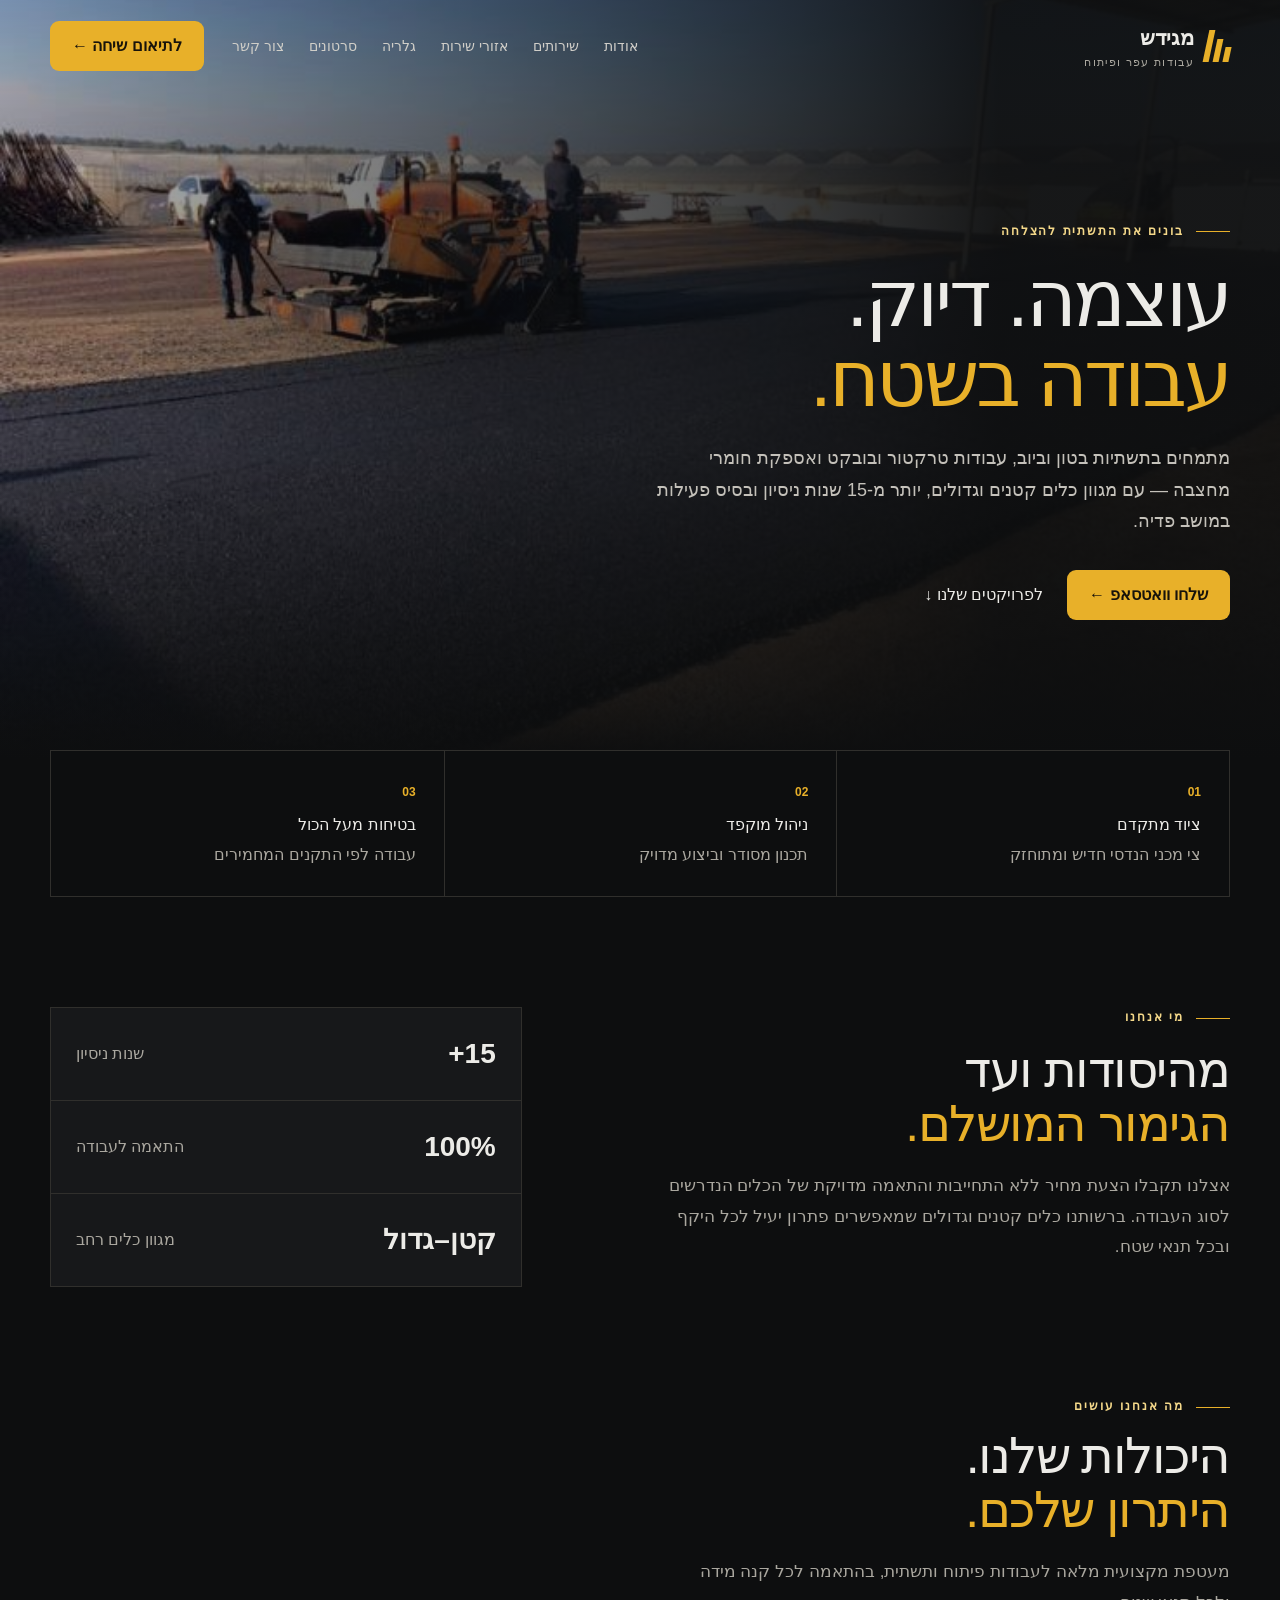
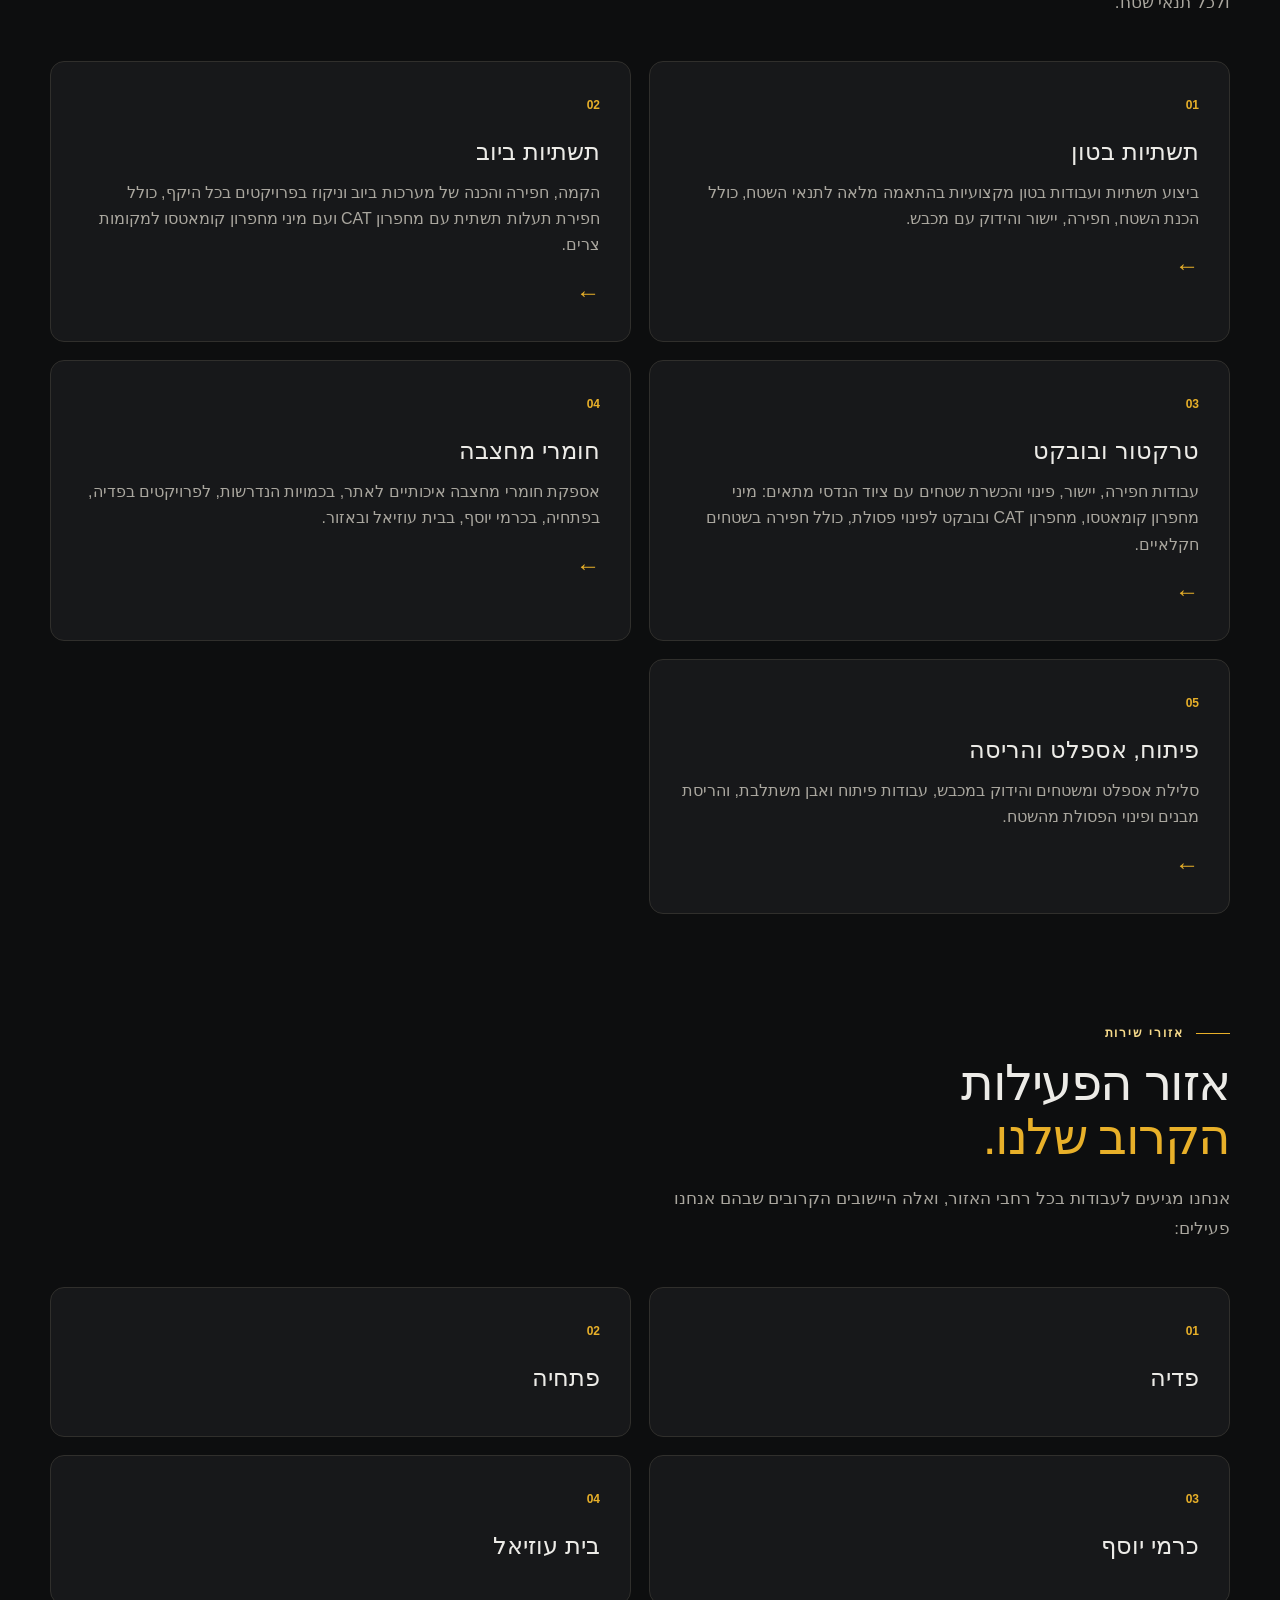
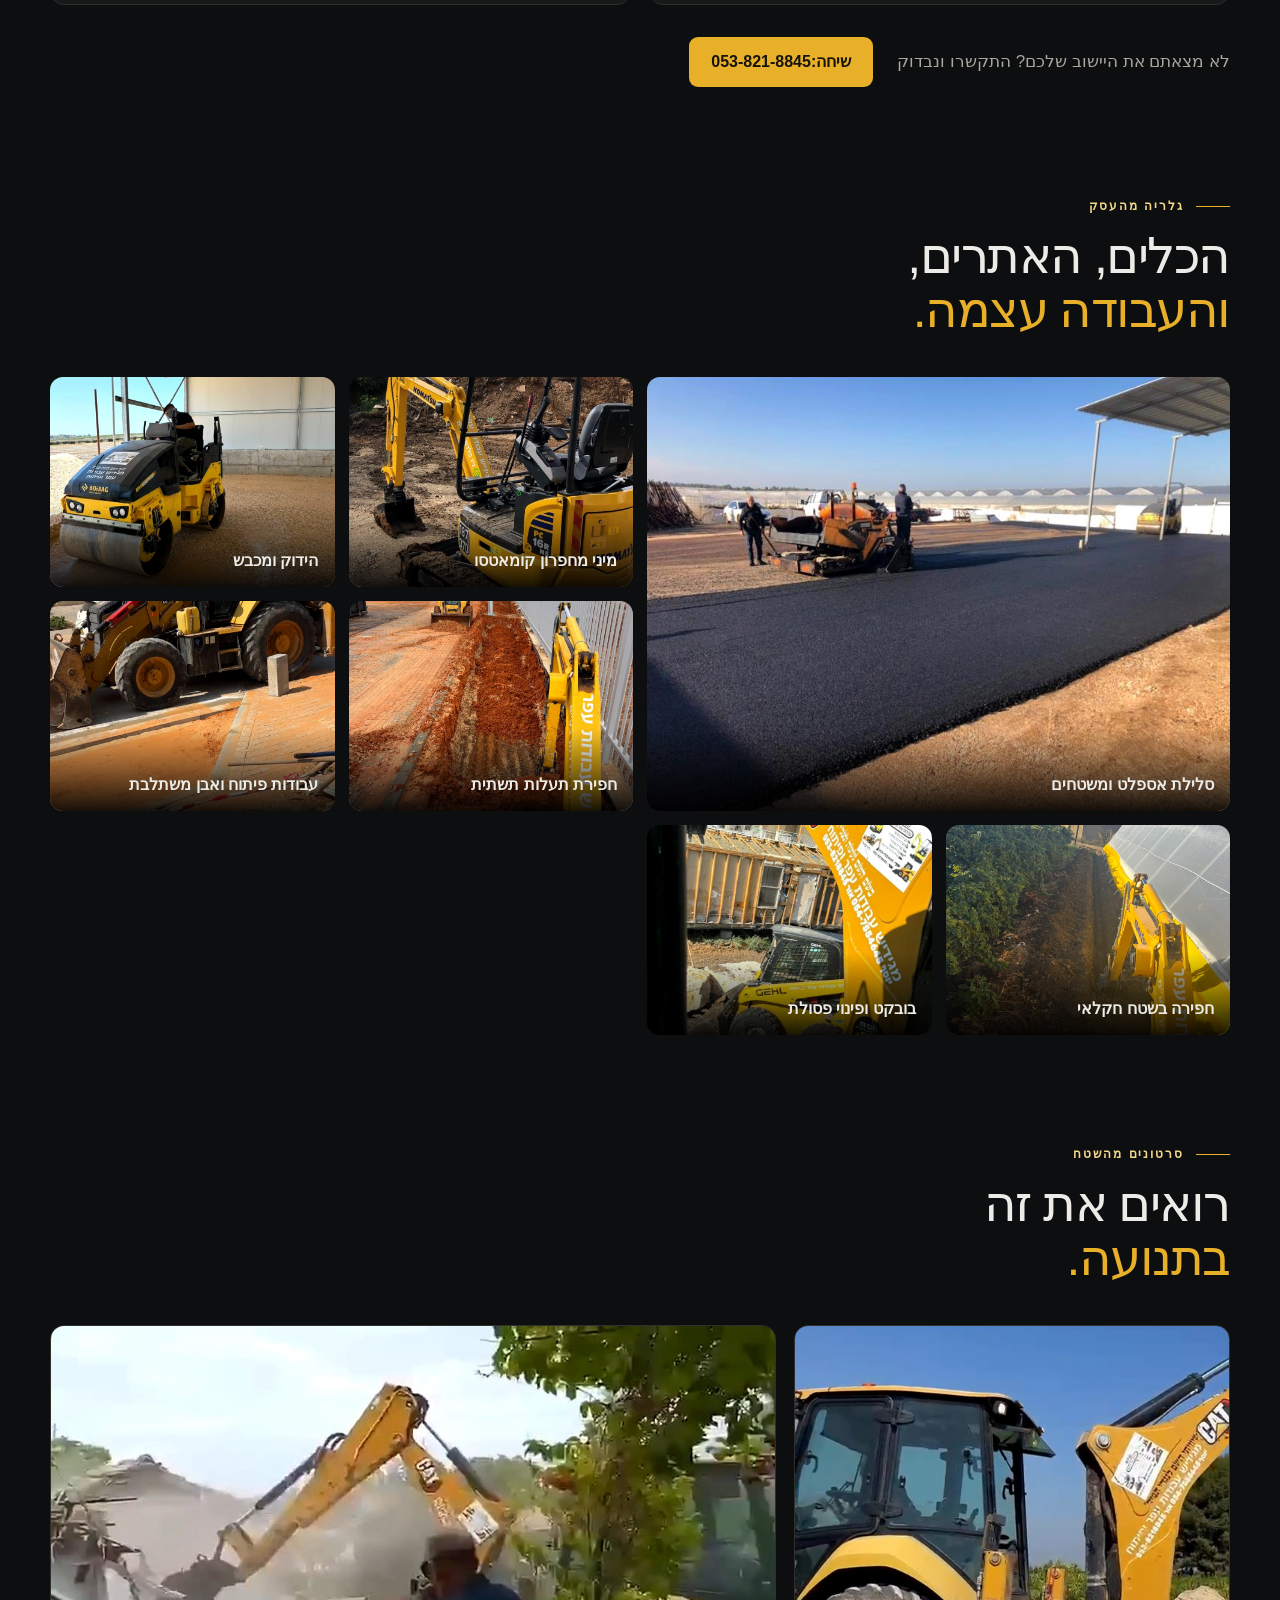
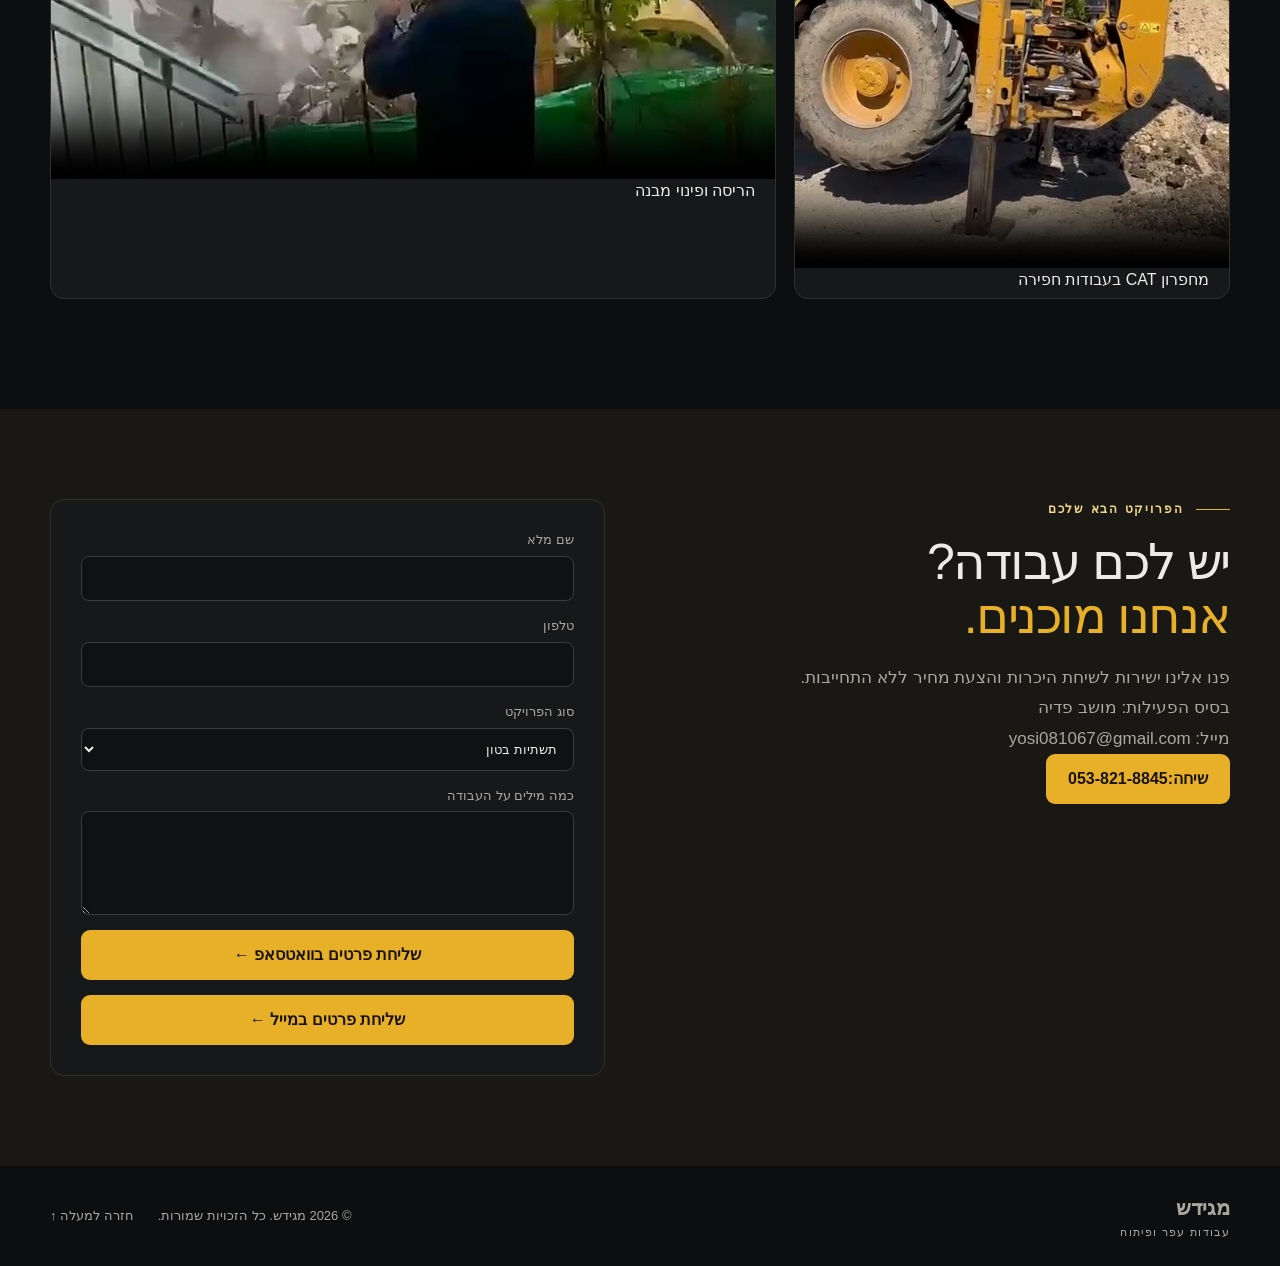
<file: index.html>
<!doctype html>
<html lang="he" dir="rtl">
<head>
  <meta charset="utf-8">
  <meta name="viewport" content="width=device-width, initial-scale=1">
  <title>מגידש | עבודות עפר ופיתוח</title>
  <meta name="description" content="עבודות עפר, תשתיות בטון וביוב, טרקטור ובובקט ואספקת חומרי מחצבה.">
  <meta property="og:title" content="מגידש | עבודות עפר ופיתוח">
  <meta property="og:description" content="עוצמה, דיוק ועבודה מקצועית בשטח.">
  <meta property="og:type" content="website">
  <meta property="og:image" content="https://magidash-earthworks.github.io/assets/g1.jpg">
  <meta property="og:image:alt" content="מגידש עבודות עפר ופיתוח">
  <meta name="twitter:card" content="summary_large_image">
  <meta name="twitter:title" content="מגידש | עבודות עפר ופיתוח">
  <meta name="twitter:description" content="עוצמה, דיוק ועבודה מקצועית בשטח.">
  <meta name="twitter:image" content="https://magidash-earthworks.github.io/assets/g1.jpg">
  <link rel="stylesheet" href="styles.css">
</head>
<body>
<main dir="rtl">
  <section class="hero" id="top">
    <img class="heroImage" src="/assets/g1.jpg" alt="עבודות עפר ותשתית של מגידש">
    <div class="heroShade"></div>
    <header class="header shell">
      <a class="brand" href="#top" aria-label="מגידש - חזרה לראש הדף">
        <span class="brandMark"><i></i><i></i><i></i></span>
        <span><strong>מגידש</strong><small>עבודות עפר ופיתוח</small></span>
      </a>
      <button class="menuButton" type="button" aria-expanded="false" aria-label="פתיחת תפריט">☰</button>
      <nav class="nav">
        <a href="#about">אודות</a><a href="#services">שירותים</a><a href="#areas">אזורי שירות</a><a href="#gallery">גלריה</a><a href="#videos">סרטונים</a><a href="#contact">צור קשר</a>
      </nav>
      <a class="button headerCta" href="tel:+972538218845">לתיאום שיחה ←</a>
    </header>
    <div class="heroContent shell">
      <p class="eyebrow">בונים את התשתית להצלחה</p>
      <h1>עוצמה. דיוק.<span>עבודה בשטח.</span></h1>
      <p class="lead">מתמחים בתשתיות בטון וביוב, עבודות טרקטור ובובקט ואספקת חומרי מחצבה — עם מגוון כלים קטנים וגדולים, יותר מ-15 שנות ניסיון ובסיס פעילות במושב פדיה.</p>
      <div class="actions">
        <a class="button" href="https://wa.me/972538218845" target="_blank" rel="noreferrer">שלחו וואטסאפ ←</a>
        <a class="textLink" href="#gallery">לפרויקטים שלנו ↓</a>
      </div>
    </div>
  </section>

  <section class="trust shell" aria-label="היתרונות שלנו">
    <article><b>01</b><h3>ציוד מתקדם</h3><p>צי מכני הנדסי חדיש ומתוחזק</p></article>
    <article><b>02</b><h3>ניהול מוקפד</h3><p>תכנון מסודר וביצוע מדויק</p></article>
    <article><b>03</b><h3>בטיחות מעל הכול</h3><p>עבודה לפי התקנים המחמירים</p></article>
  </section>

  <section class="section about shell" id="about">
    <div>
      <p class="eyebrow">מי אנחנו</p>
      <h2>מהיסודות ועד <span>הגימור המושלם.</span></h2>
      <p>אצלנו תקבלו הצעת מחיר ללא התחייבות והתאמה מדויקת של הכלים הנדרשים לסוג העבודה. ברשותנו כלים קטנים וגדולים שמאפשרים פתרון יעיל לכל היקף ובכל תנאי שטח.</p>
    </div>
    <div class="stats">
      <article><strong>15+</strong><span>שנות ניסיון</span></article>
      <article><strong>100%</strong><span>התאמה לעבודה</span></article>
      <article><strong>קטן–גדול</strong><span>מגוון כלים רחב</span></article>
    </div>
  </section>

  <section class="section shell" id="services">
    <p class="eyebrow">מה אנחנו עושים</p>
    <h2>היכולות שלנו. <span>היתרון שלכם.</span></h2>
    <p class="sectionIntro">מעטפת מקצועית מלאה לעבודות פיתוח ותשתית, בהתאמה לכל קנה מידה ולכל תנאי שטח.</p>
    <div class="serviceGrid">
      <article><b>01</b><h3>תשתיות בטון</h3><p>ביצוע תשתיות ועבודות בטון מקצועיות בהתאמה מלאה לתנאי השטח, כולל הכנת השטח, חפירה, יישור והידוק עם מכבש.</p><a href="#contact" aria-label="קבלת הצעת מחיר עבור תשתיות בטון">←</a></article>
      <article><b>02</b><h3>תשתיות ביוב</h3><p>הקמה, חפירה והכנה של מערכות ביוב וניקוז בפרויקטים בכל היקף, כולל חפירת תעלות תשתית עם מחפרון CAT ועם מיני מחפרון קומאטסו למקומות צרים.</p><a href="#contact" aria-label="קבלת הצעת מחיר עבור תשתיות ביוב">←</a></article>
      <article><b>03</b><h3>טרקטור ובובקט</h3><p>עבודות חפירה, יישור, פינוי והכשרת שטחים עם ציוד הנדסי מתאים: מיני מחפרון קומאטסו, מחפרון CAT ובובקט לפינוי פסולת, כולל חפירה בשטחים חקלאיים.</p><a href="#contact" aria-label="קבלת הצעת מחיר עבור טרקטור ובובקט">←</a></article>
      <article><b>04</b><h3>חומרי מחצבה</h3><p>אספקת חומרי מחצבה איכותיים לאתר, בכמויות הנדרשות, לפרויקטים בפדיה, בפתחיה, בכרמי יוסף, בבית עוזיאל ובאזור.</p><a href="#contact" aria-label="קבלת הצעת מחיר עבור חומרי מחצבה">←</a></article>
      <article><b>05</b><h3>פיתוח, אספלט והריסה</h3><p>סלילת אספלט ומשטחים והידוק במכבש, עבודות פיתוח ואבן משתלבת, והריסת מבנים ופינוי הפסולת מהשטח.</p><a href="#contact" aria-label="קבלת הצעת מחיר עבור פיתוח, אספלט והריסה">←</a></article>
    </div>
  </section>

  <section class="section shell" id="areas">
    <p class="eyebrow">אזורי שירות</p>
    <h2>אזור הפעילות <span>הקרוב שלנו.</span></h2>
    <p class="sectionIntro">אנחנו מגיעים לעבודות בכל רחבי האזור, ואלה היישובים הקרובים שבהם אנחנו פעילים:</p>
    <div class="serviceGrid">
      <article><b>01</b><h3>פדיה</h3></article>
      <article><b>02</b><h3>פתחיה</h3></article>
      <article><b>03</b><h3>כרמי יוסף</h3></article>
      <article><b>04</b><h3>בית עוזיאל</h3></article>
    </div>
    <div class="actions">
      <p class="sectionIntro">לא מצאתם את היישוב שלכם? התקשרו ונבדוק</p>
      <a class="button" href="tel:+972538218845">שיחה: <bdi>053-821-8845</bdi></a>
    </div>
  </section>

  <section class="section shell" id="gallery">
    <p class="eyebrow">גלריה מהעסק</p>
    <h2>הכלים, האתרים, <span>והעבודה עצמה.</span></h2>
    <div class="gallery">
      <figure class="featured"><img src="/assets/g1.jpg" alt="סלילת אספלט ומשטחים" loading="eager"><figcaption>סלילת אספלט ומשטחים</figcaption></figure>
      <figure><img src="/assets/g7.jpg" alt="מיני מחפרון קומאטסו" loading="lazy"><figcaption>מיני מחפרון קומאטסו</figcaption></figure>
      <figure><img src="/assets/g6.jpg" alt="הידוק ומכבש" loading="lazy"><figcaption>הידוק ומכבש</figcaption></figure>
      <figure><img src="/assets/g3.jpg" alt="חפירת תעלות תשתית" loading="lazy"><figcaption>חפירת תעלות תשתית</figcaption></figure>
      <figure><img src="/assets/g4.jpg" alt="עבודות פיתוח ואבן משתלבת" loading="lazy"><figcaption>עבודות פיתוח ואבן משתלבת</figcaption></figure>
      <figure><img src="/assets/g2.jpg" alt="חפירה בשטח חקלאי" loading="lazy"><figcaption>חפירה בשטח חקלאי</figcaption></figure>
      <figure><img src="/assets/g5.jpg" alt="בובקט ופינוי פסולת" loading="lazy"><figcaption>בובקט ופינוי פסולת</figcaption></figure>
    </div>
  </section>

  <section class="section shell" id="videos">
    <p class="eyebrow">סרטונים מהשטח</p>
    <h2>רואים את זה <span>בתנועה.</span></h2>
    <div class="videoGrid">
      <article><video src="/assets/v1.mp4" poster="/assets/v1-poster.jpg" controls preload="metadata" playsinline></video><h3>מחפרון CAT בעבודות חפירה</h3></article>
      <article><video src="/assets/v2.mp4" poster="/assets/v2-poster.jpg" controls preload="metadata" playsinline></video><h3>הריסה ופינוי מבנה</h3></article>
    </div>
  </section>

  <section class="contact" id="contact">
    <div class="shell contactGrid">
      <div>
        <p class="eyebrow">הפרויקט הבא שלכם</p>
        <h2>יש לכם עבודה? <span>אנחנו מוכנים.</span></h2>
        <p>פנו אלינו ישירות לשיחת היכרות והצעת מחיר ללא התחייבות.</p>
        <p>בסיס הפעילות: מושב פדיה</p>
        <p>מייל: <a href="mailto:yosi081067@gmail.com"><bdi>yosi081067@gmail.com</bdi></a></p>
        <a class="button" href="tel:+972538218845">שיחה: <bdi>053-821-8845</bdi></a>
      </div>
      <form id="lead-form">
        <label>שם מלא<input name="name" required autocomplete="name"></label>
        <label>טלפון<input name="phone" type="tel" required autocomplete="tel"></label>
        <label>סוג הפרויקט<select name="service">
          <option>תשתיות בטון</option>
          <option>תשתיות ביוב</option>
          <option>טרקטור ובובקט</option>
          <option>חומרי מחצבה</option>
          <option>פיתוח, אספלט והריסה</option>
          <option>אחר</option>
        </select></label>
        <label>כמה מילים על העבודה<textarea name="details" rows="4"></textarea></label>
        <button class="button" type="submit">שליחת פרטים בוואטסאפ ←</button>
        <button class="button" type="button" id="lead-email">שליחת פרטים במייל ←</button>
      </form>
    </div>
  </section>

  <footer class="shell">
    <a class="brand" href="#top" aria-label="מגידש - חזרה לראש הדף"><span><strong>מגידש</strong><small>עבודות עפר ופיתוח</small></span></a>
    <span>© <span id="year"></span> מגידש. כל הזכויות שמורות.</span>
    <a href="#top">חזרה למעלה ↑</a>
  </footer>
</main>
<script src="script.js"></script>
</body>
</html>
</file>
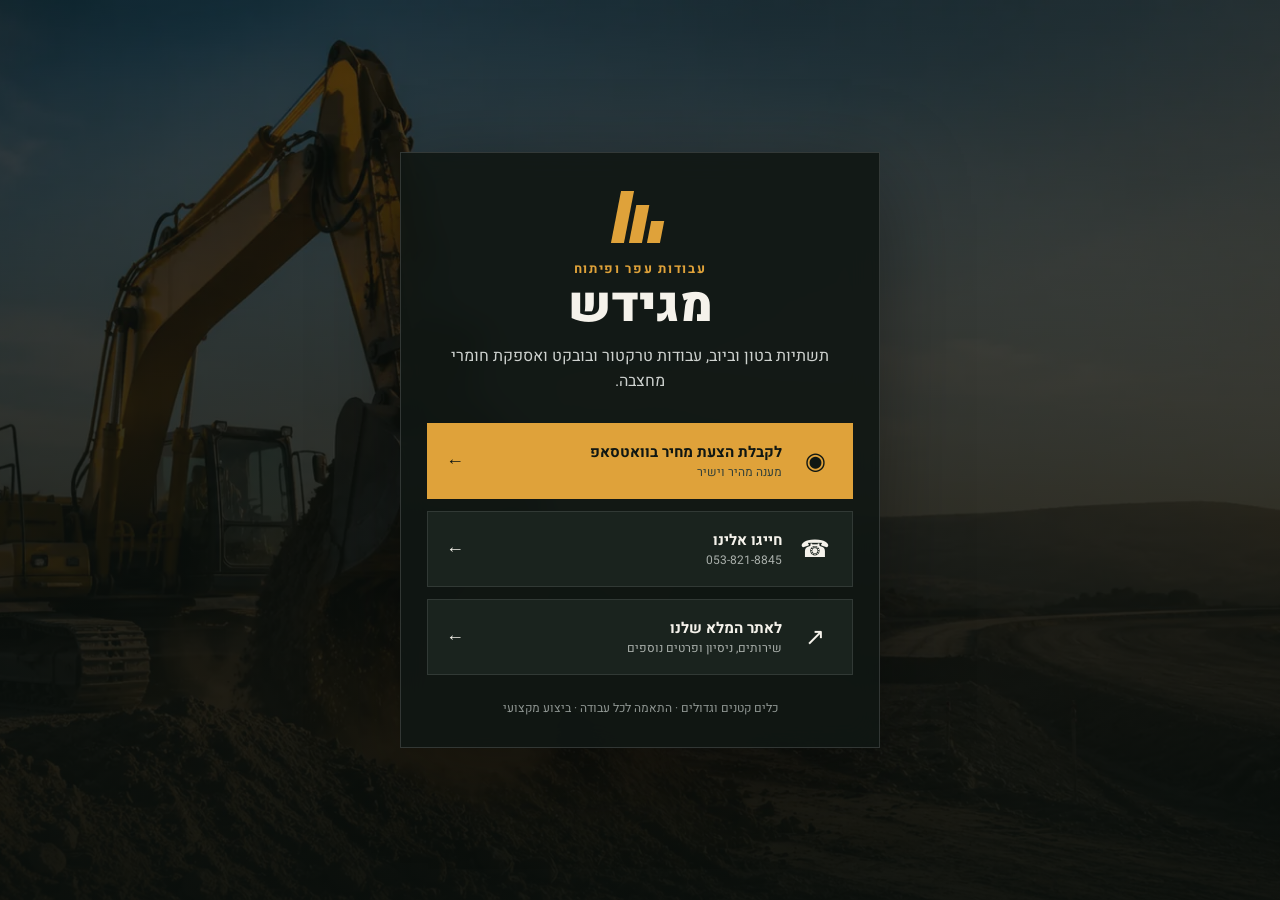
<file: bio.html>
<!doctype html>
<html lang="he" dir="rtl">
<head>
  <meta charset="UTF-8">
  <meta name="viewport" content="width=device-width, initial-scale=1.0">
  <meta name="description" content="מגידש עבודות עפר ופיתוח — יצירת קשר, שירותים והצעת מחיר.">
  <title>מגידש | כל הקישורים</title>
  <link rel="preconnect" href="https://fonts.googleapis.com">
  <link rel="preconnect" href="https://fonts.gstatic.com" crossorigin>
  <link href="https://fonts.googleapis.com/css2?family=Heebo:wght@500;600;700;800;900&display=swap" rel="stylesheet">
  <link rel="stylesheet" href="bio.css">
</head>
<body>
  <main class="bio-card">
    <div class="brand-mark" aria-hidden="true"><span></span><span></span><span></span></div>
    <p class="kicker">עבודות עפר ופיתוח</p>
    <h1>מגידש</h1>
    <p class="intro">תשתיות בטון וביוב, עבודות טרקטור ובובקט ואספקת חומרי מחצבה.</p>

    <nav class="bio-links" aria-label="קישורים מהירים">
      <a class="primary" href="https://wa.me/972538218845?text=%D7%A9%D7%9C%D7%95%D7%9D%2C%20%D7%90%D7%A9%D7%9E%D7%97%20%D7%9C%D7%A7%D7%91%D7%9C%20%D7%94%D7%A6%D7%A2%D7%AA%20%D7%9E%D7%97%D7%99%D7%A8" target="_blank" rel="noopener">
        <span class="link-icon">◉</span><span><strong>לקבלת הצעת מחיר בוואטסאפ</strong><small>מענה מהיר וישיר</small></span><b>←</b>
      </a>
      <a href="tel:+972538218845">
        <span class="link-icon">☎</span><span><strong>חייגו אלינו</strong><small>053-821-8845</small></span><b>←</b>
      </a>
      <a href="index.html">
        <span class="link-icon">↗</span><span><strong>לאתר המלא שלנו</strong><small>שירותים, ניסיון ופרטים נוספים</small></span><b>←</b>
      </a>
    </nav>

    <p class="note">כלים קטנים וגדולים · התאמה לכל עבודה · ביצוע מקצועי</p>
  </main>
</body>
</html>
</file>
<file: bio.css>
:root{--dark:#101713;--panel:#1a231e;--gold:#dfa23a;--light:#f5f2eb;--muted:#a9afab}*{box-sizing:border-box}html{min-height:100%}body{min-height:100vh;margin:0;padding:32px 18px;display:grid;place-items:center;color:var(--light);font-family:"Heebo",Arial,sans-serif;background:linear-gradient(rgba(10,15,12,.7),rgba(10,15,12,.95)),url("assets/hero-earthworks.webp") center/cover fixed}.bio-card{width:min(100%,480px);text-align:center;padding:38px 26px 30px;border:1px solid rgba(255,255,255,.14);background:rgba(16,23,19,.9);box-shadow:0 24px 80px rgba(0,0,0,.35);backdrop-filter:blur(14px)}.brand-mark{height:52px;display:flex;align-items:end;justify-content:center;gap:5px;transform:skew(-11deg);margin-bottom:12px}.brand-mark span{width:13px;background:var(--gold)}.brand-mark span:nth-child(1){height:22px}.brand-mark span:nth-child(2){height:38px}.brand-mark span:nth-child(3){height:52px}.kicker{margin:16px 0 0;color:var(--gold);font-size:13px;font-weight:700;letter-spacing:.13em}h1{font-size:48px;line-height:1;margin:4px 0 14px;font-weight:900}.intro{margin:0 auto 30px;max-width:390px;color:#ced2cf;line-height:1.55}.bio-links{display:grid;gap:12px}.bio-links a{min-height:76px;padding:13px 16px;display:grid;grid-template-columns:42px 1fr 20px;gap:12px;align-items:center;text-align:right;color:inherit;text-decoration:none;background:var(--panel);border:1px solid rgba(255,255,255,.1);transition:.2s}.bio-links a:hover{transform:translateY(-2px);border-color:var(--gold)}.bio-links a.primary{background:var(--gold);color:var(--dark);border-color:var(--gold)}.bio-links span:not(.link-icon){display:flex;flex-direction:column}.bio-links strong{font-size:15px}.bio-links small{font-size:12px;color:var(--muted)}.bio-links .primary small{color:#344139}.link-icon{font-size:24px;text-align:center}.bio-links b{font-size:18px}.note{margin:24px 0 0;color:#909793;font-size:12px}@media(max-width:420px){body{padding:0}.bio-card{min-height:100vh;display:flex;flex-direction:column;justify-content:center;border:0;padding-inline:20px}}
</file>
